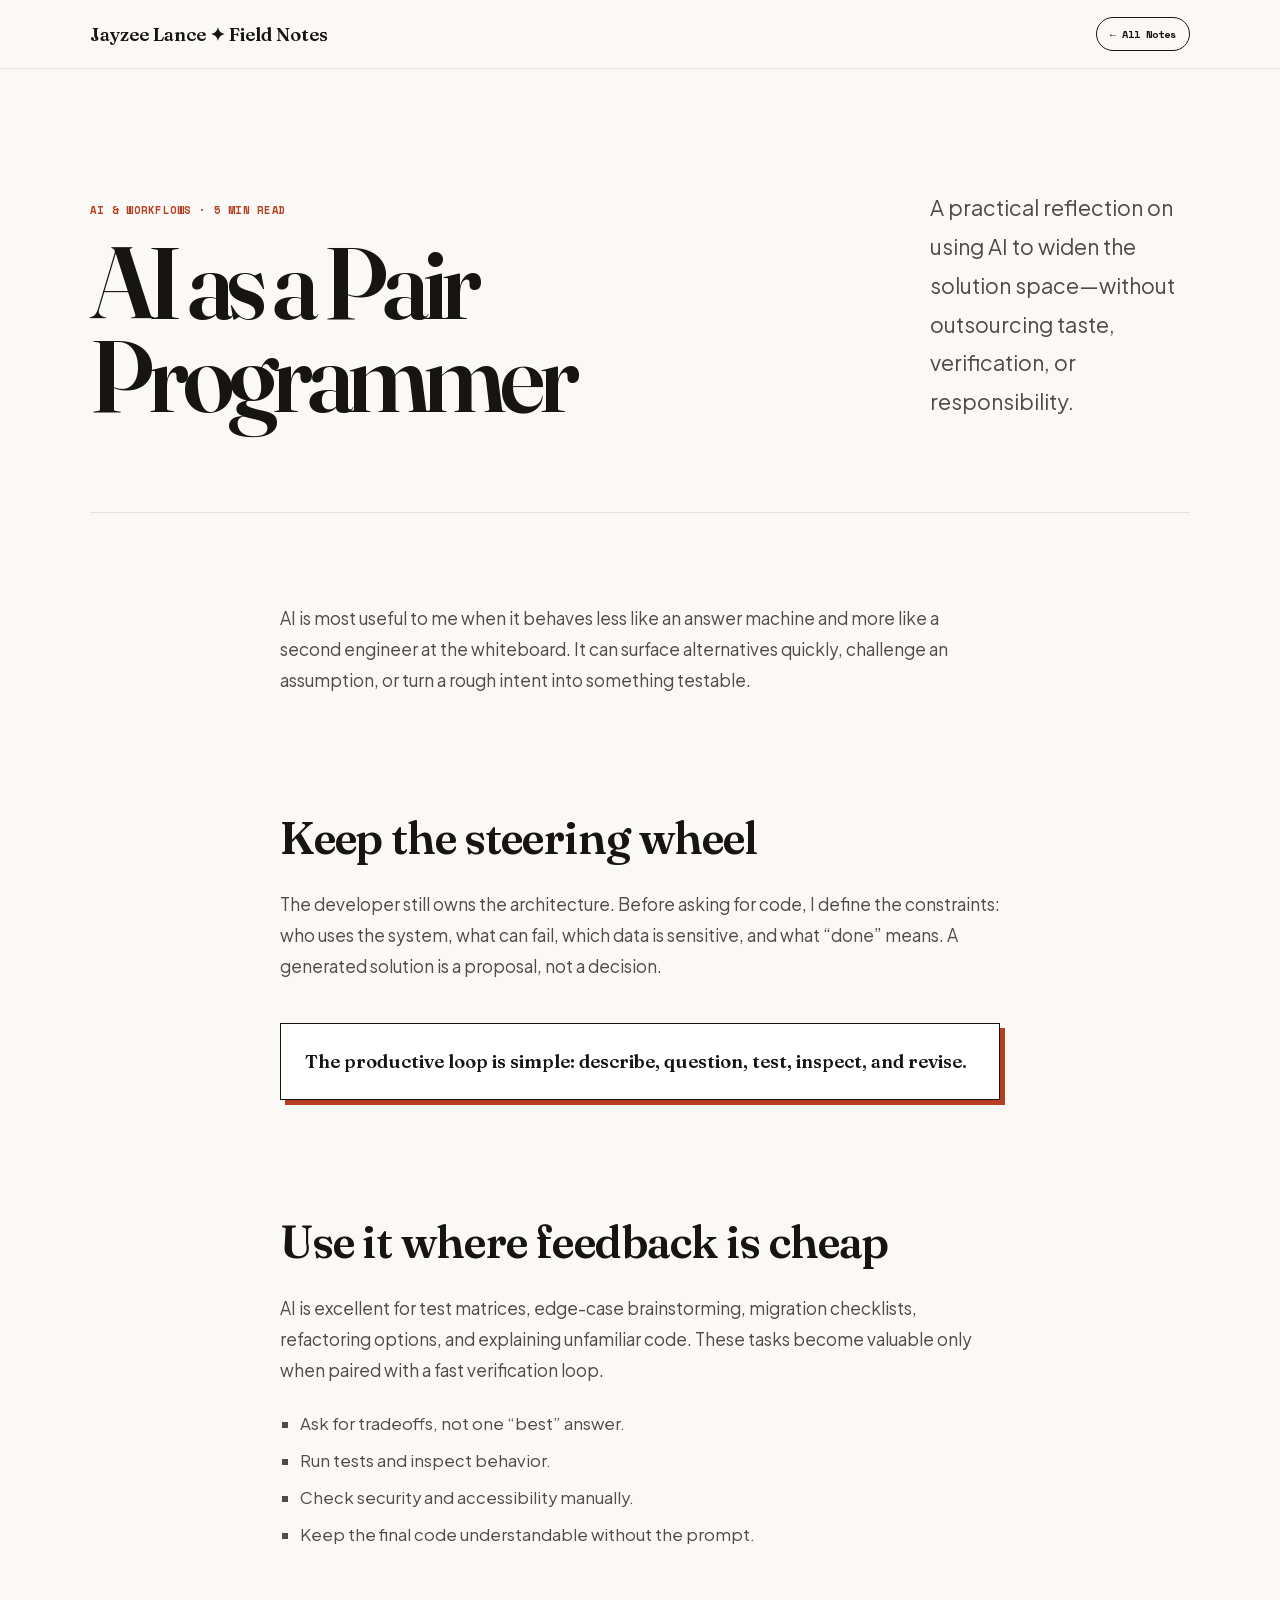
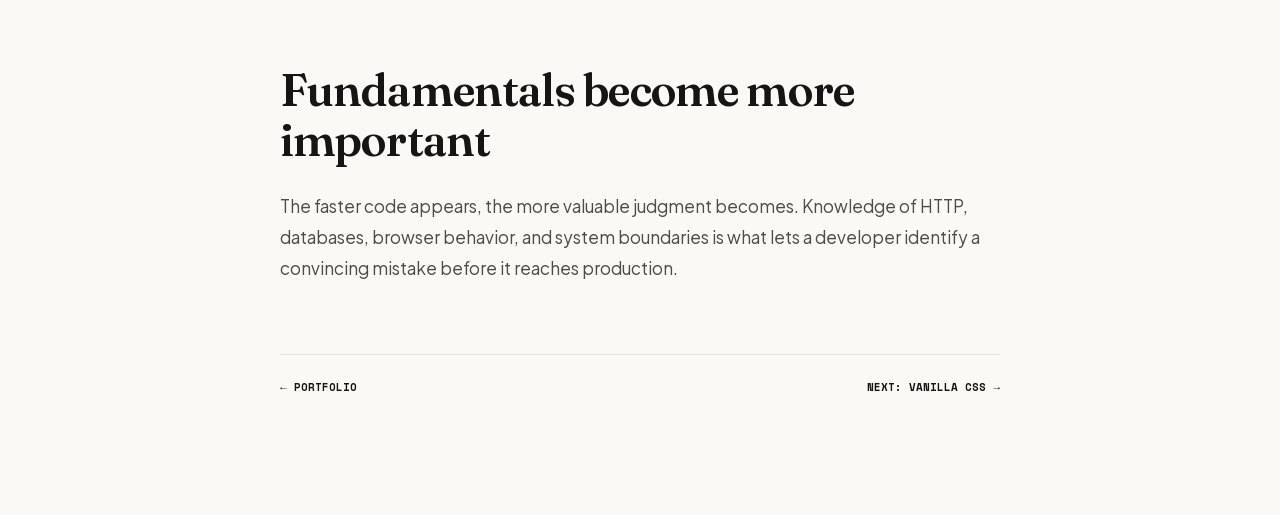
<file: blog/ai-pair-programming.html>
﻿<!DOCTYPE html><html lang="en" data-theme="linen"><head><meta charset="UTF-8"><meta name="viewport" content="width=device-width,initial-scale=1"><meta name="theme-color" content="#fbf9f5"><link rel="icon" type="image/svg+xml" href="../favicon.svg"><script src="../js/favicon.js"></script><title>AI as a Pair Programmer — Jayzee Lance</title><meta name="description" content="Using AI as a thought partner without surrendering engineering judgment."><link rel="stylesheet" href="../css/fonts.css?v=26.15"><link rel="stylesheet" href="../css/variables.css?v=26.15"><link rel="stylesheet" href="../css/base.css"><link rel="stylesheet" href="../css/blog.css"></head><body><nav class="blog-nav"><div class="blog-nav__inner"><a class="blog-nav__brand" href="../index.html">Jayzee Lance ✦ Field Notes</a><a class="blog-nav__back" href="../index.html#notes">← All Notes</a></div></nav><main class="blog-article"><header class="blog-article__header"><div><p class="blog-article__meta">AI &amp; WORKFLOWS · 5 MIN READ</p><h1>AI as a Pair Programmer</h1></div><p class="blog-article__lede">A practical reflection on using AI to widen the solution space—without outsourcing taste, verification, or responsibility.</p></header><article class="blog-article__body"><p>AI is most useful to me when it behaves less like an answer machine and more like a second engineer at the whiteboard. It can surface alternatives quickly, challenge an assumption, or turn a rough intent into something testable.</p><h2>Keep the steering wheel</h2><p>The developer still owns the architecture. Before asking for code, I define the constraints: who uses the system, what can fail, which data is sensitive, and what “done” means. A generated solution is a proposal, not a decision.</p><div class="blog-callout">The productive loop is simple: describe, question, test, inspect, and revise.</div><h2>Use it where feedback is cheap</h2><p>AI is excellent for test matrices, edge-case brainstorming, migration checklists, refactoring options, and explaining unfamiliar code. These tasks become valuable only when paired with a fast verification loop.</p><ul><li>Ask for tradeoffs, not one “best” answer.</li><li>Run tests and inspect behavior.</li><li>Check security and accessibility manually.</li><li>Keep the final code understandable without the prompt.</li></ul><h2>Fundamentals become more important</h2><p>The faster code appears, the more valuable judgment becomes. Knowledge of HTTP, databases, browser behavior, and system boundaries is what lets a developer identify a convincing mistake before it reaches production.</p><nav class="blog-next"><a href="../index.html#notes">← Portfolio</a><a href="vanilla-css.html">Next: Vanilla CSS →</a></nav></article></main></body></html>
</file>
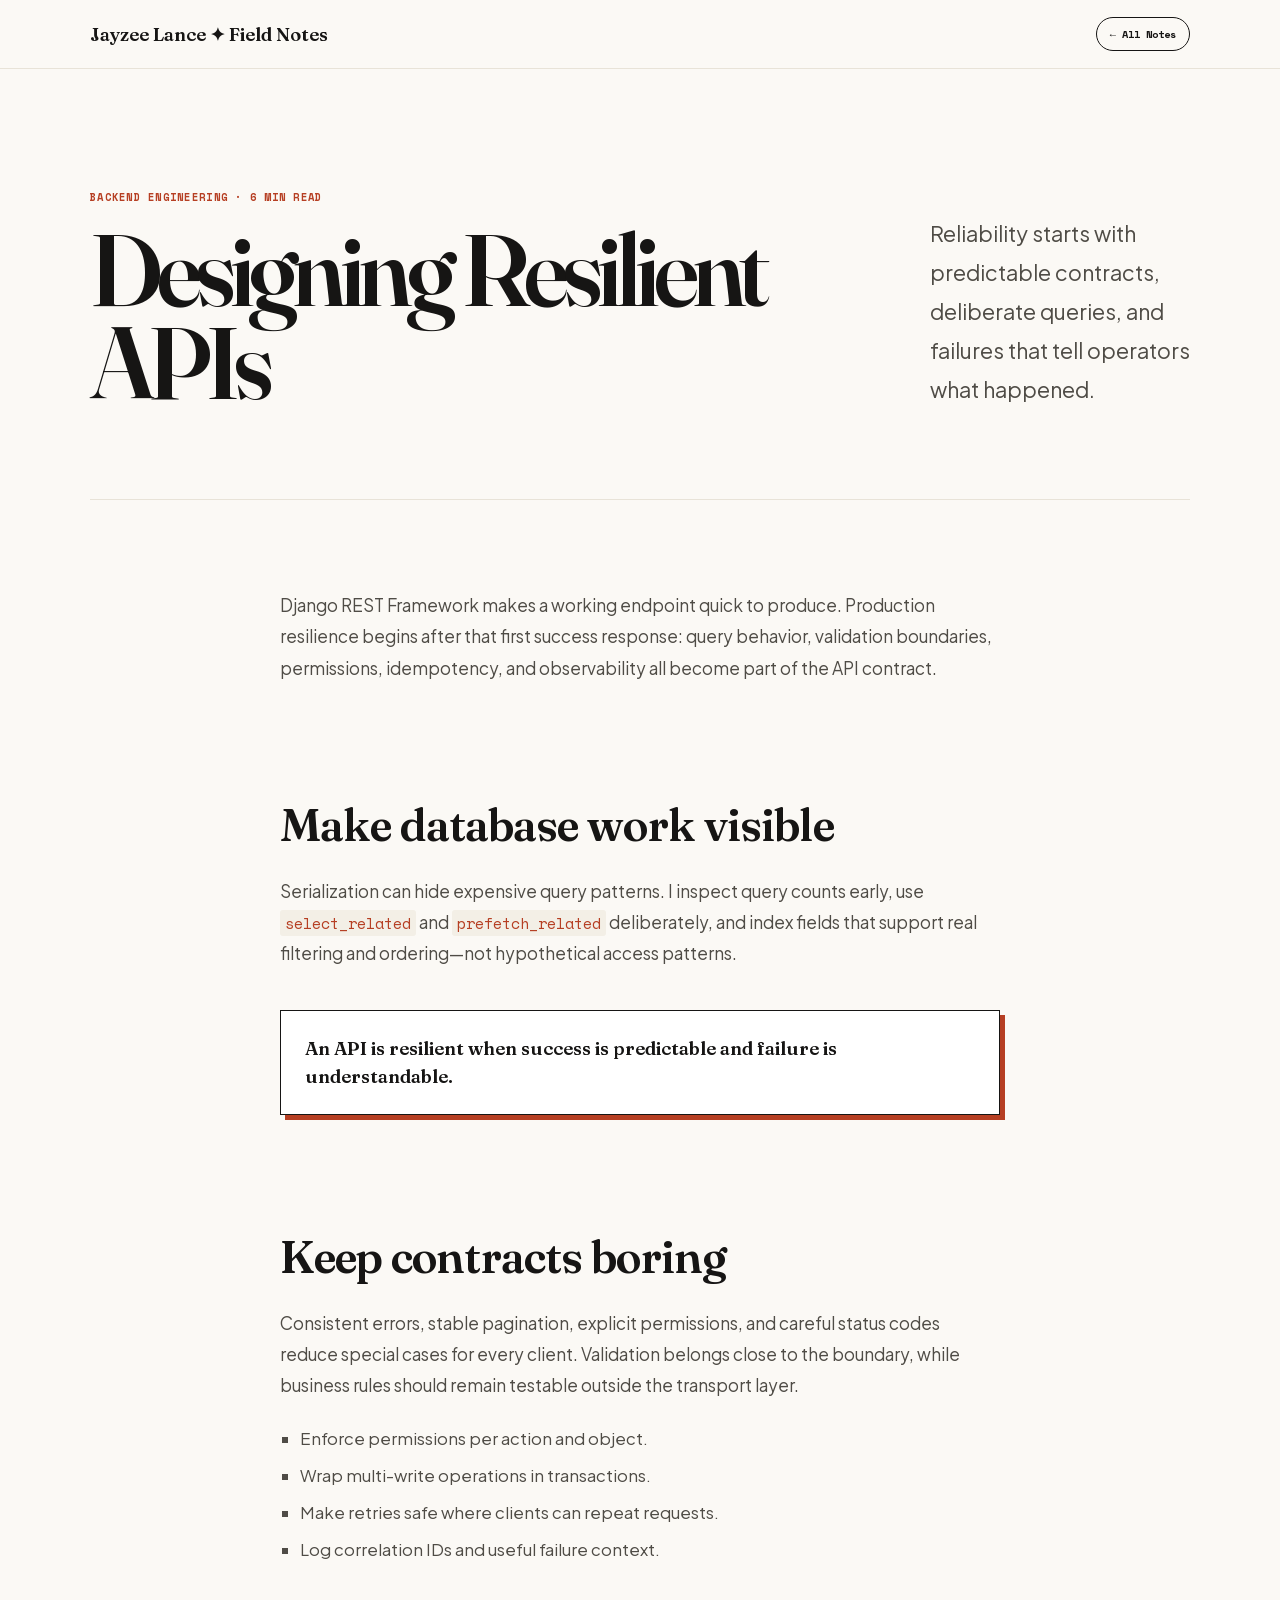
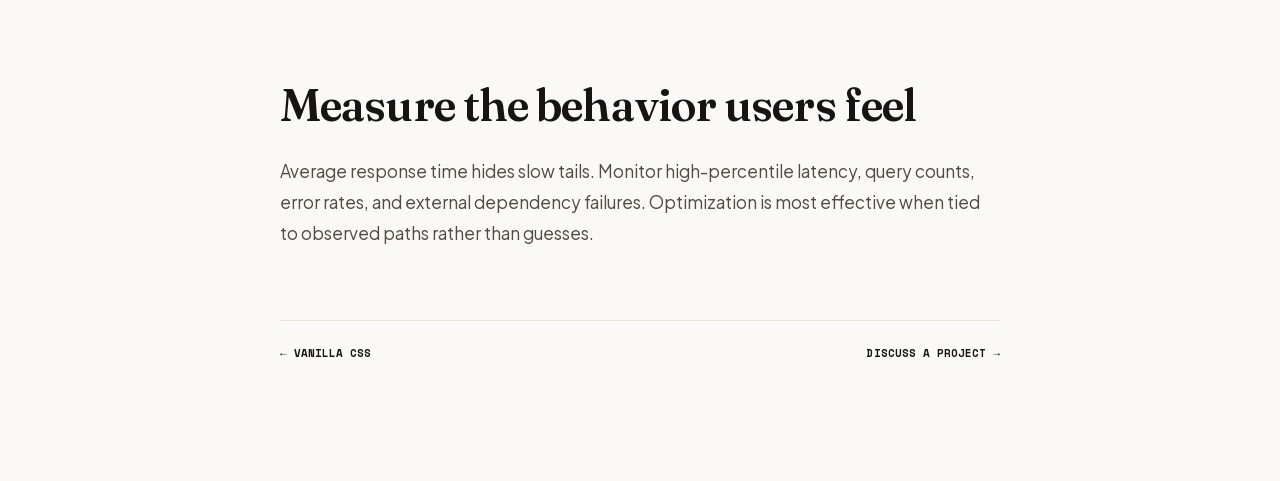
<file: blog/resilient-django-apis.html>
﻿<!DOCTYPE html><html lang="en" data-theme="linen"><head><meta charset="UTF-8"><meta name="viewport" content="width=device-width,initial-scale=1"><meta name="theme-color" content="#fbf9f5"><link rel="icon" type="image/svg+xml" href="../favicon.svg"><script src="../js/favicon.js"></script><title>Designing Resilient APIs with Django REST Framework — Jayzee Lance</title><meta name="description" content="Practical patterns for predictable, observable Django REST APIs."><link rel="stylesheet" href="../css/fonts.css?v=26.15"><link rel="stylesheet" href="../css/variables.css?v=26.15"><link rel="stylesheet" href="../css/base.css"><link rel="stylesheet" href="../css/blog.css"></head><body><nav class="blog-nav"><div class="blog-nav__inner"><a class="blog-nav__brand" href="../index.html">Jayzee Lance ✦ Field Notes</a><a class="blog-nav__back" href="../index.html#notes">← All Notes</a></div></nav><main class="blog-article"><header class="blog-article__header"><div><p class="blog-article__meta">BACKEND ENGINEERING · 6 MIN READ</p><h1>Designing Resilient APIs</h1></div><p class="blog-article__lede">Reliability starts with predictable contracts, deliberate queries, and failures that tell operators what happened.</p></header><article class="blog-article__body"><p>Django REST Framework makes a working endpoint quick to produce. Production resilience begins after that first success response: query behavior, validation boundaries, permissions, idempotency, and observability all become part of the API contract.</p><h2>Make database work visible</h2><p>Serialization can hide expensive query patterns. I inspect query counts early, use <code>select_related</code> and <code>prefetch_related</code> deliberately, and index fields that support real filtering and ordering—not hypothetical access patterns.</p><div class="blog-callout">An API is resilient when success is predictable and failure is understandable.</div><h2>Keep contracts boring</h2><p>Consistent errors, stable pagination, explicit permissions, and careful status codes reduce special cases for every client. Validation belongs close to the boundary, while business rules should remain testable outside the transport layer.</p><ul><li>Enforce permissions per action and object.</li><li>Wrap multi-write operations in transactions.</li><li>Make retries safe where clients can repeat requests.</li><li>Log correlation IDs and useful failure context.</li></ul><h2>Measure the behavior users feel</h2><p>Average response time hides slow tails. Monitor high-percentile latency, query counts, error rates, and external dependency failures. Optimization is most effective when tied to observed paths rather than guesses.</p><nav class="blog-next"><a href="vanilla-css.html">← Vanilla CSS</a><a href="../index.html#contact">Discuss a project →</a></nav></article></main></body></html>
</file>
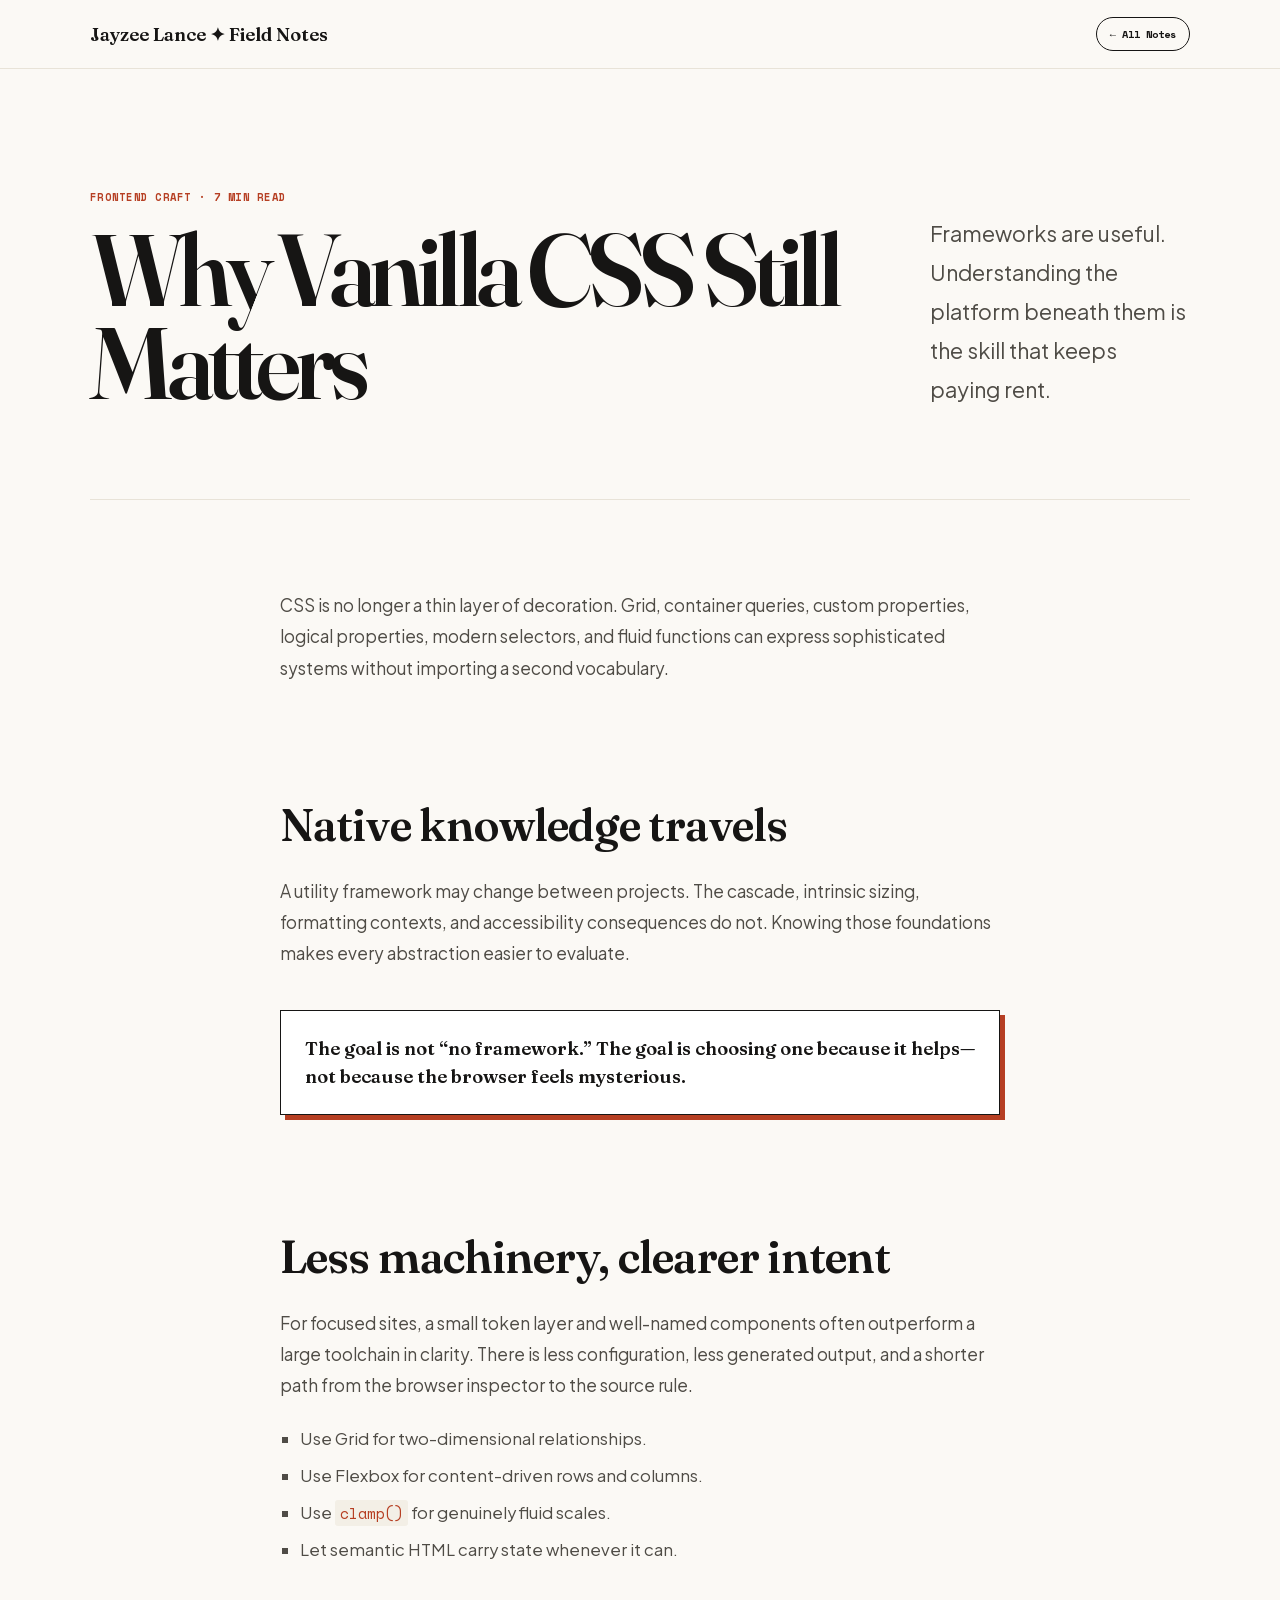
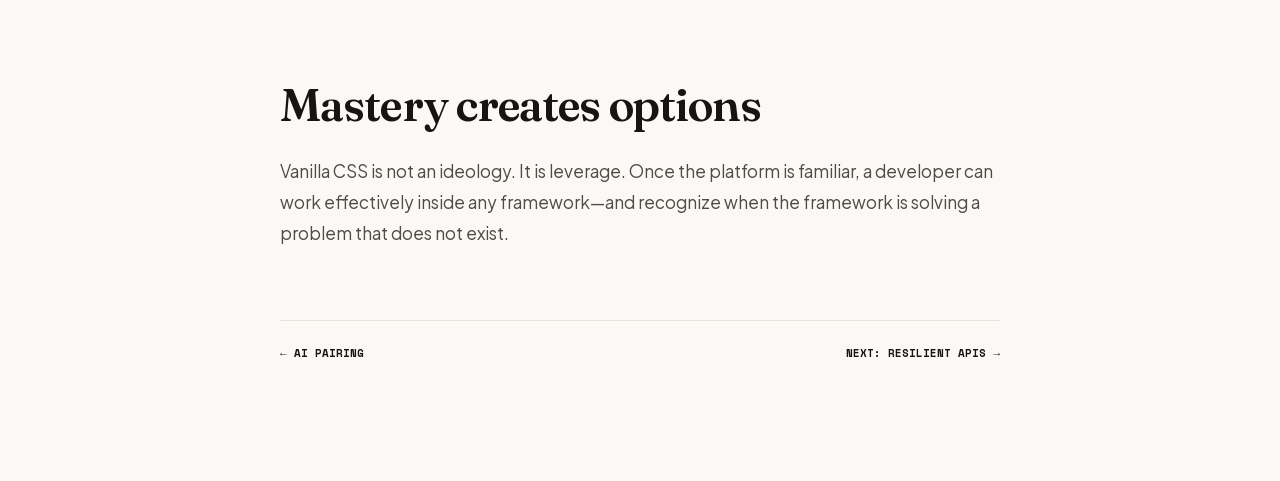
<file: blog/vanilla-css.html>
﻿<!DOCTYPE html><html lang="en" data-theme="linen"><head><meta charset="UTF-8"><meta name="viewport" content="width=device-width,initial-scale=1"><meta name="theme-color" content="#fbf9f5"><link rel="icon" type="image/svg+xml" href="../favicon.svg"><script src="../js/favicon.js"></script><title>Why Vanilla CSS Still Matters — Jayzee Lance</title><meta name="description" content="Why knowledge of the native CSS platform remains a durable frontend skill."><link rel="stylesheet" href="../css/fonts.css?v=26.15"><link rel="stylesheet" href="../css/variables.css?v=26.15"><link rel="stylesheet" href="../css/base.css"><link rel="stylesheet" href="../css/blog.css"></head><body><nav class="blog-nav"><div class="blog-nav__inner"><a class="blog-nav__brand" href="../index.html">Jayzee Lance ✦ Field Notes</a><a class="blog-nav__back" href="../index.html#notes">← All Notes</a></div></nav><main class="blog-article"><header class="blog-article__header"><div><p class="blog-article__meta">FRONTEND CRAFT · 7 MIN READ</p><h1>Why Vanilla CSS Still Matters</h1></div><p class="blog-article__lede">Frameworks are useful. Understanding the platform beneath them is the skill that keeps paying rent.</p></header><article class="blog-article__body"><p>CSS is no longer a thin layer of decoration. Grid, container queries, custom properties, logical properties, modern selectors, and fluid functions can express sophisticated systems without importing a second vocabulary.</p><h2>Native knowledge travels</h2><p>A utility framework may change between projects. The cascade, intrinsic sizing, formatting contexts, and accessibility consequences do not. Knowing those foundations makes every abstraction easier to evaluate.</p><div class="blog-callout">The goal is not “no framework.” The goal is choosing one because it helps—not because the browser feels mysterious.</div><h2>Less machinery, clearer intent</h2><p>For focused sites, a small token layer and well-named components often outperform a large toolchain in clarity. There is less configuration, less generated output, and a shorter path from the browser inspector to the source rule.</p><ul><li>Use Grid for two-dimensional relationships.</li><li>Use Flexbox for content-driven rows and columns.</li><li>Use <code>clamp()</code> for genuinely fluid scales.</li><li>Let semantic HTML carry state whenever it can.</li></ul><h2>Mastery creates options</h2><p>Vanilla CSS is not an ideology. It is leverage. Once the platform is familiar, a developer can work effectively inside any framework—and recognize when the framework is solving a problem that does not exist.</p><nav class="blog-next"><a href="ai-pair-programming.html">← AI Pairing</a><a href="resilient-django-apis.html">Next: Resilient APIs →</a></nav></article></main></body></html>
</file>
<file: css/fonts.css>
@font-face {
  font-family: 'Plus Jakarta Sans';
  src: url('../assets/fonts/plus-jakarta-sans.woff2') format('woff2');
  font-style: normal;
  font-weight: 200 800;
  font-display: swap;
}

@font-face {
  font-family: 'Fraunces';
  src: url('../assets/fonts/fraunces-normal.woff2') format('woff2');
  font-style: normal;
  font-weight: 100 900;
  font-display: swap;
}

@font-face {
  font-family: 'Fraunces';
  src: url('../assets/fonts/fraunces-italic.woff2') format('woff2');
  font-style: italic;
  font-weight: 100 900;
  font-display: swap;
}

@font-face {
  font-family: 'Space Mono';
  src: url('../assets/fonts/space-mono-regular.woff2') format('woff2');
  font-style: normal;
  font-weight: 400;
  font-display: swap;
}

@font-face {
  font-family: 'Space Mono';
  src: url('../assets/fonts/space-mono-bold.woff2') format('woff2');
  font-style: normal;
  font-weight: 700;
  font-display: swap;
}
</file>
<file: css/variables.css>
:root {
  
  --bg-parchment:      #fbf9f5;
  --bg-linen:          #f3efe6;
  --bg-surface:        #ffffff;
  --bg-card:           #ffffff;
  --bg-dark:           #141312;

  --ink-primary:       #161514;
  --ink-secondary:     #4f4c46;
  --ink-muted:         #6f6b63;
  --ink-light:         #fbf9f5;

  --border-subtle:     #e8e3d8;
  --border-strong:     #161514;
  --border-focus:      #c84b2c;

  --accent-terracotta: #b63f23;
  --accent-olive:      #4a5d4e;
  --accent-navy:       #1e293b;
  --accent-ochre:      #d48834;

  --status-available:  #1b8744;

  
  --font-serif:        'Fraunces', 'Playfair Display', Georgia, serif;
  --font-sans:         'Plus Jakarta Sans', -apple-system, BlinkMacSystemFont, 'Segoe UI', sans-serif;
  --font-mono:         'Space Mono', 'JetBrains Mono', SFMono-Regular, monospace;

  --fs-hero:           clamp(3.2rem, 6.8vw, 5.8rem);
  --fs-h1:             clamp(2.4rem, 4.8vw, 3.8rem);
  --fs-h2:             clamp(1.8rem, 3.6vw, 2.8rem);
  --fs-h3:             clamp(1.25rem, 2.4vw, 1.75rem);
  --fs-body:           1.05rem;
  --fs-sm:             0.9rem;
  --fs-xs:             0.75rem;

  --fw-regular:        400;
  --fw-medium:         500;
  --fw-semibold:       600;
  --fw-bold:           700;

  --lh-tight:          1.1;
  --lh-normal:         1.6;
  --lh-relaxed:        1.8;

  
  --space-2xs:         0.25rem;
  --space-xs:          0.5rem;
  --space-sm:          0.75rem;
  --space-md:          1rem;
  --space-lg:          1.5rem;
  --space-xl:          2rem;
  --space-2xl:         3.5rem;
  --space-3xl:         5rem;
  --space-4xl:         7.5rem;
  --space-section:     clamp(4.5rem, 9vw, 8rem);

  
  --max-width:         1200px;
  --narrow-width:      800px;
  --nav-height:        68px;
  --ticker-height:     40px;

  
  --radius-xs:         3px;
  --radius-sm:         6px;
  --radius-md:         10px;
  --radius-lg:         18px;
  --radius-card:       20px;
  --radius-pill:       999px;

  
  --shadow-tactile:    2px 2px 0px var(--ink-primary);
  --shadow-tactile-lg: 4px 4px 0px var(--ink-primary);
  --shadow-elevated:   0 10px 32px rgba(22, 21, 20, 0.05);
  --shadow-float:      0 16px 40px rgba(22, 21, 20, 0.1);

  
  --ease-editorial:    cubic-bezier(0.2, 0.72, 0.24, 1);
  --duration-fast:     240ms;
  --duration-normal:   480ms;
  --duration-slow:     780ms;

  --z-base:            1;
  --z-dropdown:        100;
  --z-sticky:          200;
  --z-overlay:         300;
  --z-cursor:          1000;
}

[data-theme="kyoto"] {
  --bg-parchment:      #11100f;
  --bg-linen:          #191816;
  --bg-surface:        #181715;
  --bg-card:           #1e1c19;
  --bg-dark:           #080807;

  --ink-primary:       #f4efe6;
  --ink-secondary:     #aca69b;
  --ink-muted:         #6e6960;
  --ink-light:         #11100f;

  --border-subtle:     #2b2824;
  --border-strong:     #f4efe6;
  --border-focus:      #e6532e;

  --accent-terracotta: #e6532e;
  --accent-ochre:      #e59b4c;

  --shadow-elevated:   0 10px 32px rgba(0, 0, 0, 0.35);
  --shadow-tactile:    2px 2px 0px #000000;
  --shadow-tactile-lg: 4px 4px 0px #000000;
}

[data-theme="8bit"] {
  --bg-parchment:      #d6dec2;
  --bg-linen:          #cbd4b4;
  --bg-surface:        #e2ebd0;
  --bg-card:           #e2ebd0;
  --bg-dark:           #24331e;

  --ink-primary:       #1e2917;
  --ink-secondary:     #3c4e33;
  --ink-muted:         #607554;
  --ink-light:         #e2ebd0;

  --border-subtle:     #b8c29e;
  --border-strong:     #1e2917;
  --border-focus:      #b85223;

  --accent-terracotta: #963f1d;
  --accent-ochre:      #9c7b1c;

  --shadow-elevated:   0 10px 32px rgba(30, 41, 23, 0.12);
  --shadow-tactile:    3px 3px 0px #1e2917;
  --shadow-tactile-lg: 5px 5px 0px #1e2917;
}
</file>
<file: css/base.css>
*,
*::before,
*::after {
  margin: 0;
  padding: 0;
  box-sizing: border-box;
}

html {
  scroll-behavior: smooth;
  -webkit-text-size-adjust: 100%;
  text-size-adjust: 100%;
  scroll-padding-top: calc(var(--nav-height) + var(--ticker-height) + 16px);
  background-color: var(--bg-parchment);
}

body {
  font-family: var(--font-sans);
  font-size: var(--fs-body);
  font-weight: var(--fw-regular);
  line-height: var(--lh-normal);
  color: var(--ink-primary);
  background-color: var(--bg-parchment);
  overflow-x: hidden;
  -webkit-font-smoothing: antialiased;
  -moz-osx-font-smoothing: grayscale;
}

body::before {
  content: '';
  position: fixed;
  inset: 0;
  background-image: radial-gradient(var(--ink-primary) 0.5px, transparent 0.5px);
  background-size: 24px 24px;
  opacity: 0.035;
  pointer-events: none;
  z-index: 9999;
}

:focus-visible {
  outline: 2px solid var(--accent-terracotta);
  outline-offset: 3px;
  border-radius: var(--radius-xs);
}

:focus:not(:focus-visible) {
  outline: none;
}

::selection {
  background-color: var(--accent-terracotta);
  color: var(--ink-light);
}

a {
  color: inherit;
  text-decoration: none;
  transition: color var(--duration-fast) var(--ease-editorial),
              border-color var(--duration-fast) var(--ease-editorial);
}

img,
svg,
picture {
  display: block;
  max-width: 100%;
  height: auto;
}

ul, ol {
  list-style: none;
}

button {
  font-family: inherit;
  font-size: inherit;
  color: inherit;
  border: none;
  background: none;
  cursor: pointer;
}

input,
textarea {
  font-family: inherit;
  font-size: inherit;
  color: inherit;
  background: transparent;
  border: none;
  outline: none;
}

h1, h2, h3, h4, h5, h6 {
  font-family: var(--font-serif);
  font-weight: var(--fw-semibold);
  line-height: var(--lh-tight);
  color: var(--ink-primary);
  letter-spacing: -0.02em;
}

h1 { font-size: var(--fs-h1); }
h2 { font-size: var(--fs-h2); }
h3 { font-size: var(--fs-h3); }

p {
  color: var(--ink-secondary);
  line-height: var(--lh-relaxed);
}

.text-serif {
  font-family: var(--font-serif);
}

.text-italic {
  font-style: italic;
}

.text-mono {
  font-family: var(--font-mono);
  font-size: var(--fs-sm);
  letter-spacing: -0.01em;
}

.text-terracotta {
  color: var(--accent-terracotta);
}

.text-muted {
  color: var(--ink-muted);
}

.section-meta {
  display: flex;
  align-items: center;
  gap: var(--space-sm);
  font-family: var(--font-mono);
  font-size: var(--fs-xs);
  text-transform: uppercase;
  letter-spacing: 0.12em;
  color: var(--accent-terracotta);
  margin-bottom: var(--space-sm);
}

.section-meta::before {
  content: '✷';
  font-size: 0.9em;
}

.section-heading {
  font-size: var(--fs-h2);
  margin-bottom: var(--space-md);
  font-weight: var(--fw-semibold);
}

.section-subheading {
  font-size: 1.05rem;
  color: var(--ink-secondary);
  max-width: 640px;
  line-height: var(--lh-relaxed);
}

.divider {
  width: 100%;
  height: 1px;
  background-color: var(--border-subtle);
  border: none;
  margin: var(--space-2xl) 0;
}

.sr-only {
  position: absolute;
  width: 1px;
  height: 1px;
  padding: 0;
  margin: -1px;
  overflow: hidden;
  clip: rect(0, 0, 0, 0);
  white-space: nowrap;
  border-width: 0;
}
</file>
<file: css/blog.css>
.blog-nav { position: sticky; top: 0; z-index: 10; border-bottom: 1px solid var(--border-subtle); background: color-mix(in srgb, var(--bg-parchment) 92%, transparent); backdrop-filter: blur(14px); }
.blog-nav__inner { width: min(1100px, calc(100% - 32px)); min-height: 68px; margin: auto; display: flex; align-items: center; justify-content: space-between; gap: 20px; }
.blog-nav__brand { font: 600 1.15rem var(--font-serif); }
.blog-nav__back { padding: 8px 13px; border: 1px solid var(--ink-primary); border-radius: 999px; font: 700 .65rem var(--font-mono); }
.blog-nav__back:hover { color: var(--ink-light); background: var(--ink-primary); }
.blog-article { width: min(1100px, calc(100% - 32px)); margin: auto; padding: clamp(60px, 10vw, 120px) 0; }
.blog-article__header { display: grid; grid-template-columns: minmax(0, 1fr) 260px; gap: clamp(32px, 7vw, 90px); align-items: end; padding-bottom: clamp(50px, 8vw, 90px); border-bottom: 1px solid var(--border-subtle); }
.blog-article__meta { margin-bottom: 18px; color: var(--accent-terracotta); font: 700 .66rem var(--font-mono); letter-spacing: .12em; }
.blog-article h1 { max-width: 850px; font-size: clamp(3rem, 8vw, 7rem); line-height: .91; letter-spacing: -.06em; }
.blog-article__lede { font-size: clamp(1.1rem, 2vw, 1.35rem); }
.blog-article__body { width: min(720px, 100%); margin: clamp(50px, 8vw, 90px) auto 0; }
.blog-article__body h2 { margin: 2.6em 0 .6em; font-size: clamp(1.8rem, 4vw, 2.8rem); }
.blog-article__body p { margin-bottom: 1.45em; font-size: 1.08rem; }
.blog-article__body ul { display: grid; gap: 10px; margin: 0 0 1.6em 1.2em; list-style: square; color: var(--ink-secondary); }
.blog-article__body code { padding: 2px 5px; border-radius: 3px; color: var(--accent-terracotta); background: var(--bg-linen); font-family: var(--font-mono); font-size: .88em; }
.blog-callout { margin: 2.2em 0; padding: 24px; border: 1px solid var(--ink-primary); background: var(--bg-surface); box-shadow: 5px 5px 0 var(--accent-terracotta); font: 600 1.15rem/1.5 var(--font-serif); }
.blog-next { display: flex; justify-content: space-between; gap: 20px; margin-top: 70px; padding-top: 24px; border-top: 1px solid var(--border-subtle); font: 700 .68rem var(--font-mono); text-transform: uppercase; }
@media (max-width: 700px) { .blog-article__header { grid-template-columns: 1fr; } .blog-article h1 { font-size: clamp(2.8rem, 15vw, 5rem); } }
</file>
